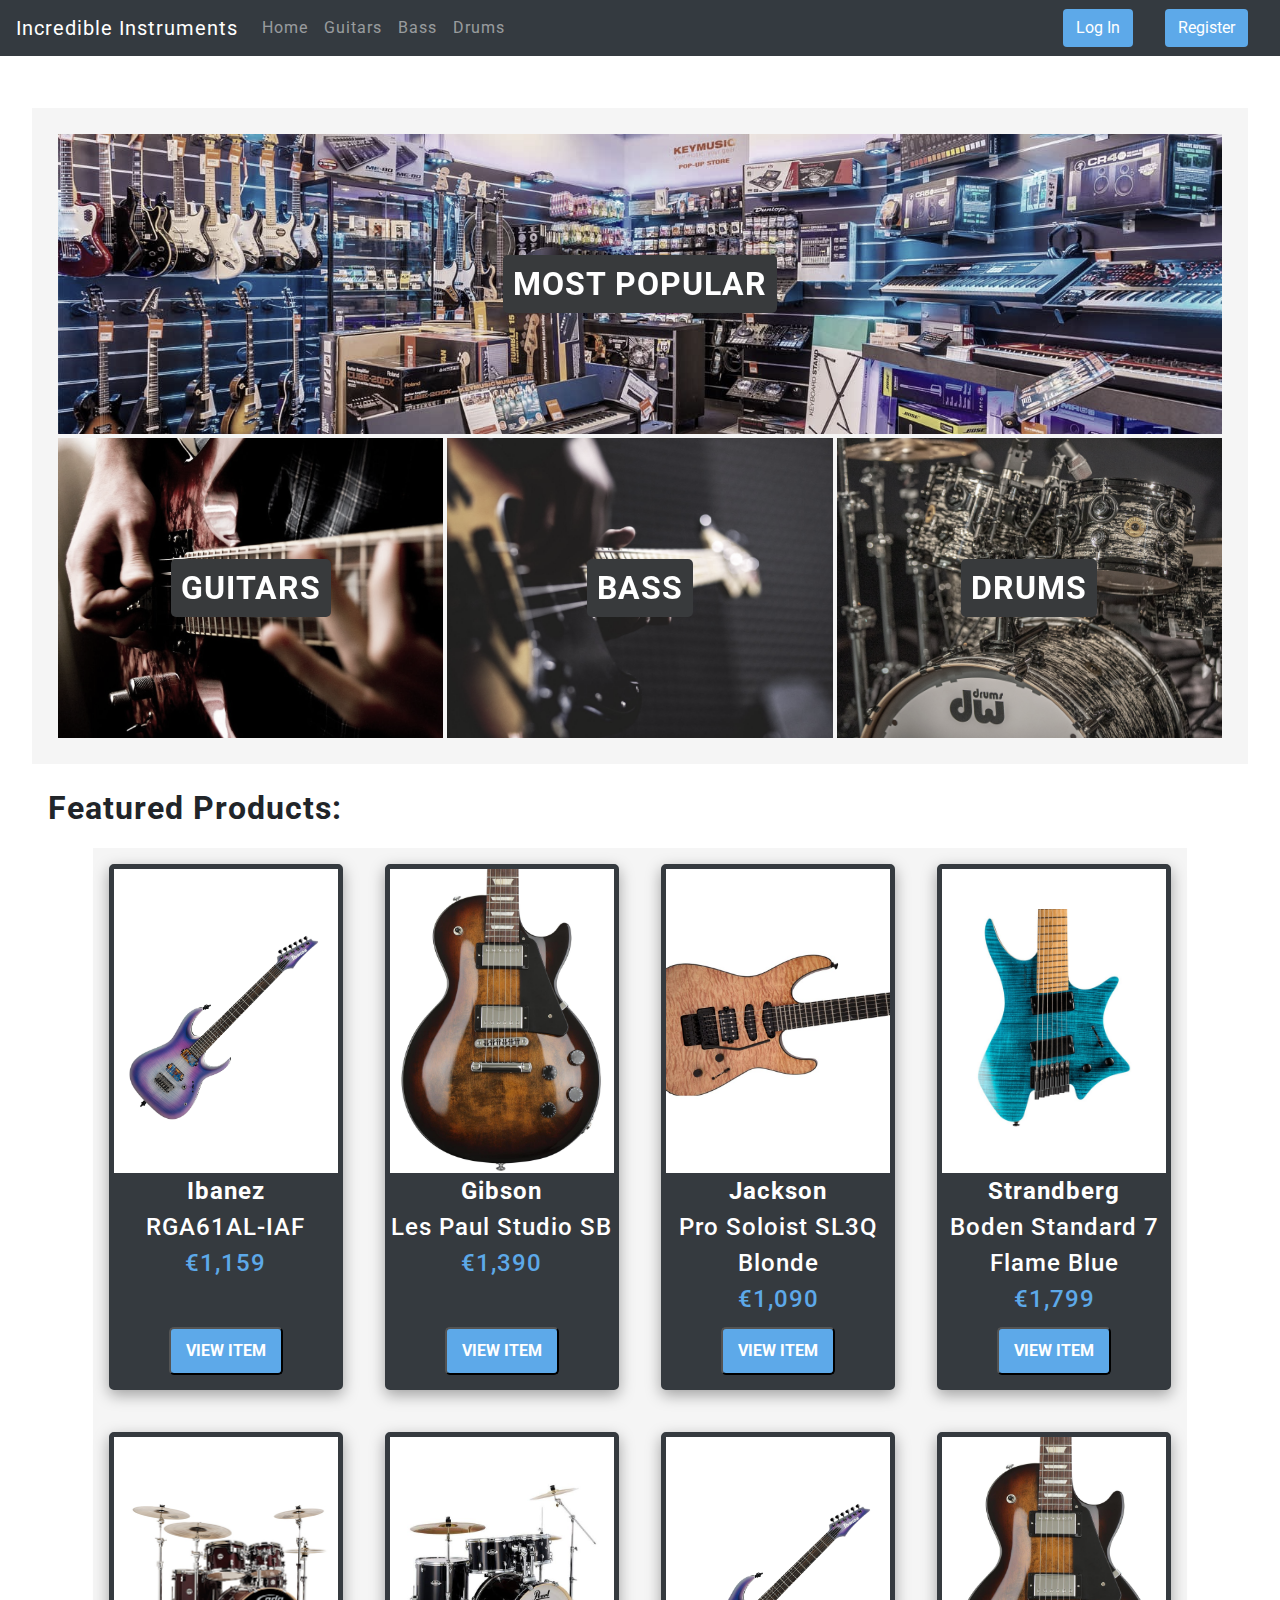
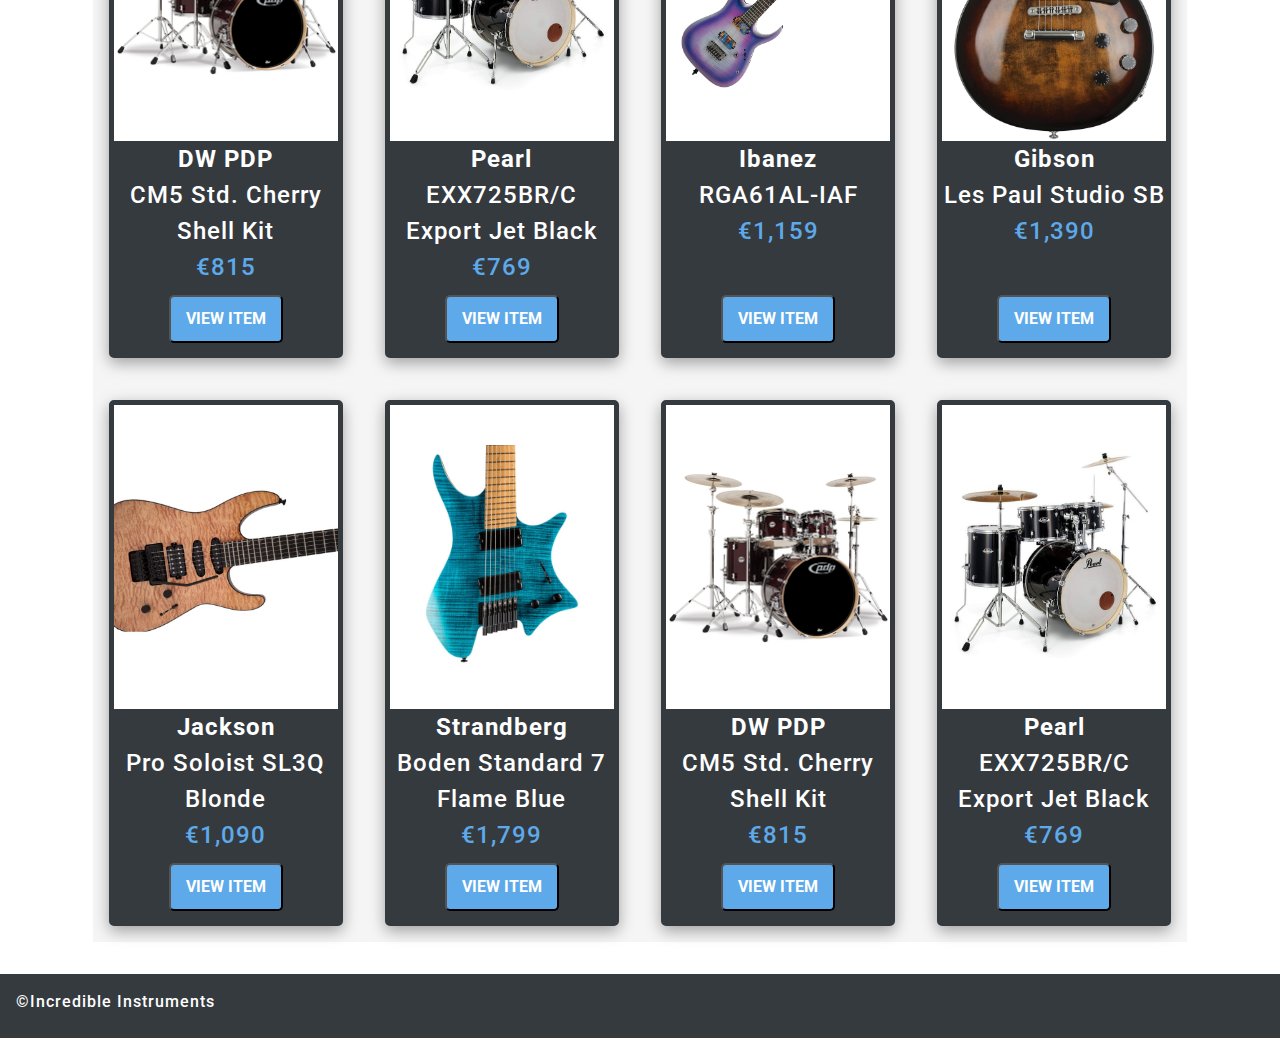
<file: CA2.Design/index.html>
<!DOCTYPE html>
<html lang="en">
	<head>
		<meta charset="UTF-8" />
		<meta http-equiv="X-UA-Compatible" content="IE=edge" />
		<meta name="viewport" content="width=device-width, initial-scale=1.0" />
		<link href="https://fonts.googleapis.com/css2?family=Roboto:ital,wght@0,100;0,300;0,400;0,500;0,700;0,900;1,100;1,300;1,400;1,500;1,700;1,900&display=swap" rel="stylesheet">
		<link rel="stylesheet" href="css/mystyle.css" />
        <link rel="stylesheet" href="https://maxcdn.bootstrapcdn.com/bootstrap/4.0.0/css/bootstrap.min.css" integrity="sha384-Gn5384xqQ1aoWXA+058RXPxPg6fy4IWvTNh0E263XmFcJlSAwiGgFAW/dAiS6JXm" crossorigin="anonymous">
             <script src="https://code.jquery.com/jquery-3.5.1.slim.min.js" integrity="sha384-DfXdz2htPH0lsSSs5nCTpuj/zy4C+OGpamoFVy38MVBnE+IbbVYUew+OrCXaRkfj" crossorigin="anonymous"></script>
        <script src="https://cdn.jsdelivr.net/npm/popper.js@1.16.1/dist/umd/popper.min.js" integrity="sha384-9/reFTGAW83EW2RDu2S0VKaIzap3H66lZH81PoYlFhbGU+6BZp6G7niu735Sk7lN" crossorigin="anonymous"></script>
        <script src="https://stackpath.bootstrapcdn.com/bootstrap/4.5.2/js/bootstrap.min.js" integrity="sha384-B4gt1jrGC7Jh4AgTPSdUtOBvfO8shuf57BaghqFfPlYxofvL8/KUEfYiJOMMV+rV" crossorigin="anonymous"></script>
       
		<title>CA2</title>
	</head>
	<body>
		
<!--        Bootstrap Nav Bar-->
        <nav class="navbar navbar-expand-lg navbar-dark bg-dark">
          <a class="navbar-brand" href="#">Incredible Instruments</a>
          <button class="navbar-toggler" type="button" data-toggle="collapse" data-target="#navbarTogglerDemo02" aria-controls="navbarTogglerDemo02" aria-expanded="false" aria-label="Toggle navigation">
            <span class="navbar-toggler-icon"></span>
          </button>

          <div class="collapse navbar-collapse" id="navbarTogglerDemo02">
            <ul class="navbar-nav mr-auto mt-2 mt-lg-0">
              <li class="nav-item">
                <a class="nav-link" href="#">Home</a>
              </li>
              <li class="nav-item">
                <a class="nav-link" href="#">Guitars</a>
              </li>
              <li class="nav-item">
                <a class="nav-link" href="#">Bass</a>
              </li>
                <li class="nav-item">
                <a class="nav-link" href="#">Drums</a>
              </li>
            </ul>
            <form class="form-inline my-2 my-lg-0">
               <button class="btn button_background my-2 my-sm-0 margin" type="submit">Log In</button>
              <button class="btn button_background my-2 my-sm-0 margin" type="submit">Register</button>
            </form>
          </div>
        </nav>

        <main class="breathe">
<!--        Home header-->
         <div class="featured">
				<div class="featured__item__large" style="background-image: url('images/popular.jpg')" >
					 <div class="featured__item__text"><div>Most Popular</div>
                        </div>
				</div>
                <div class="featured__item" style="background-image: url('images/guitar.jpg')" >
                       <div class="featured__item__text"><div>Guitars</div>
                    </div>
                </div>
                <div class="featured__item" style="background-image: url('images/bass.jpg')">
                        <div class="featured__item__text"><div>Bass</div>
                    </div>
                </div>
                <div class="featured__item" style="background-image: url('images/drums.jpg')">
                       <div class="featured__item__text"><div>Drums</div>
                    </div>
                </div>
		
        </div>
            
<!--            Products Title-->
            <div class="related">Featured Products:</div>
            
<!--    Product Cards-->
        <div class="products">
            <div class="product__card">
                <div class="product__card__image" style="background-image: url('images/products/product1.jpg')"></div>
                    <div class="product__card__brand">Ibanez</div>
                    <div class="product__card__model">RGA61AL-IAF</div>
                    <div class="product__card__price">€1,159</div>
                    <div class="product__card__button"><button>View Item</button></div>
            </div>
            <div class="product__card">
                <div class="product__card__image" style="background-image: url('images/products/product2.jpg')"></div>
                    <div class="product__card__brand">Gibson</div>
                    <div class="product__card__model">Les Paul Studio SB</div>
                    <div class="product__card__price">€1,390</div>
                    <div class="product__card__button"><button>View Item</button></div>
            </div>
            <div class="product__card">
                <div class="product__card__image" style="background-image: url('images/products/product3.jpg')"></div>
                    <div class="product__card__brand">Jackson</div>
                    <div class="product__card__model">Pro Soloist SL3Q Blonde</div>
                    <div class="product__card__price">€1,090</div>
                    <div class="product__card__button"><button>View Item</button></div>
            </div>
            <div class="product__card">
                <div class="product__card__image" style="background-image: url('images/products/product4.jpg')"></div>
                    <div class="product__card__brand">Strandberg</div>
                    <div class="product__card__model">Boden Standard 7 Flame Blue</div>
                    <div class="product__card__price">€1,799</div>
                    <div class="product__card__button"><button>View Item</button></div>
            </div>
            <div class="product__card">
                <div class="product__card__image" style="background-image: url('images/products/product5.jpg')"></div>
                    <div class="product__card__brand">DW PDP</div>
                    <div class="product__card__model">CM5 Std. Cherry Shell Kit</div>
                    <div class="product__card__price">€815</div>
                    <div class="product__card__button"><button>View Item</button></div>
            </div>
            <div class="product__card">
                <div class="product__card__image" style="background-image: url('images/products/product6.jpg')"></div>
                    <div class="product__card__brand">Pearl</div>
                    <div class="product__card__model">EXX725BR/C Export Jet Black</div>
                    <div class="product__card__price">€769</div>
                    <div class="product__card__button"><button>View Item</button></div>
            </div>
             <div class="product__card">
                <div class="product__card__image" style="background-image: url('images/products/product1.jpg')"></div>
                    <div class="product__card__brand">Ibanez</div>
                    <div class="product__card__model">RGA61AL-IAF</div>
                    <div class="product__card__price">€1,159</div>
                    <div class="product__card__button"><button>View Item</button></div>
            </div>
            <div class="product__card">
                <div class="product__card__image" style="background-image: url('images/products/product2.jpg')"></div>
                    <div class="product__card__brand">Gibson</div>
                    <div class="product__card__model">Les Paul Studio SB</div>
                    <div class="product__card__price">€1,390</div>
                    <div class="product__card__button"><button>View Item</button></div>
            </div>
            <div class="product__card">
                <div class="product__card__image" style="background-image: url('images/products/product3.jpg')"></div>
                    <div class="product__card__brand">Jackson</div>
                    <div class="product__card__model">Pro Soloist SL3Q Blonde</div>
                    <div class="product__card__price">€1,090</div>
                    <div class="product__card__button"><button>View Item</button></div>
            </div>
            <div class="product__card">
                <div class="product__card__image" style="background-image: url('images/products/product4.jpg')"></div>
                    <div class="product__card__brand">Strandberg</div>
                    <div class="product__card__model">Boden Standard 7 Flame Blue</div>
                    <div class="product__card__price">€1,799</div>
                    <div class="product__card__button"><button>View Item</button></div>
            </div>
            <div class="product__card">
                <div class="product__card__image" style="background-image: url('images/products/product5.jpg')"></div>
                    <div class="product__card__brand">DW PDP</div>
                    <div class="product__card__model">CM5 Std. Cherry Shell Kit</div>
                    <div class="product__card__price">€815</div>
                    <div class="product__card__button"><button>View Item</button></div>
            </div>
            <div class="product__card">
                <div class="product__card__image" style="background-image: url('images/products/product6.jpg')"></div>
                    <div class="product__card__brand">Pearl</div>
                    <div class="product__card__model">EXX725BR/C Export Jet Black</div>
                    <div class="product__card__price">€769</div>
                    <div class="product__card__button"><button>View Item</button></div>
            </div>
        </div>
        
		</main>
        
        
        <footer class="footer">
            <div class="footer__brand">
                  <p>©Incredible Instruments</p>
            </div>
        </footer>
        
	</body>
     <script src="https://ajax.googleapis.com/ajax/libs/jquery/1.12.4/jquery.min.js"></script>
<script src="http://maxcdn.bootstrapcdn.com/bootstrap/3.3.6/js/bootstrap.min.js"></script>
</html>
</file>
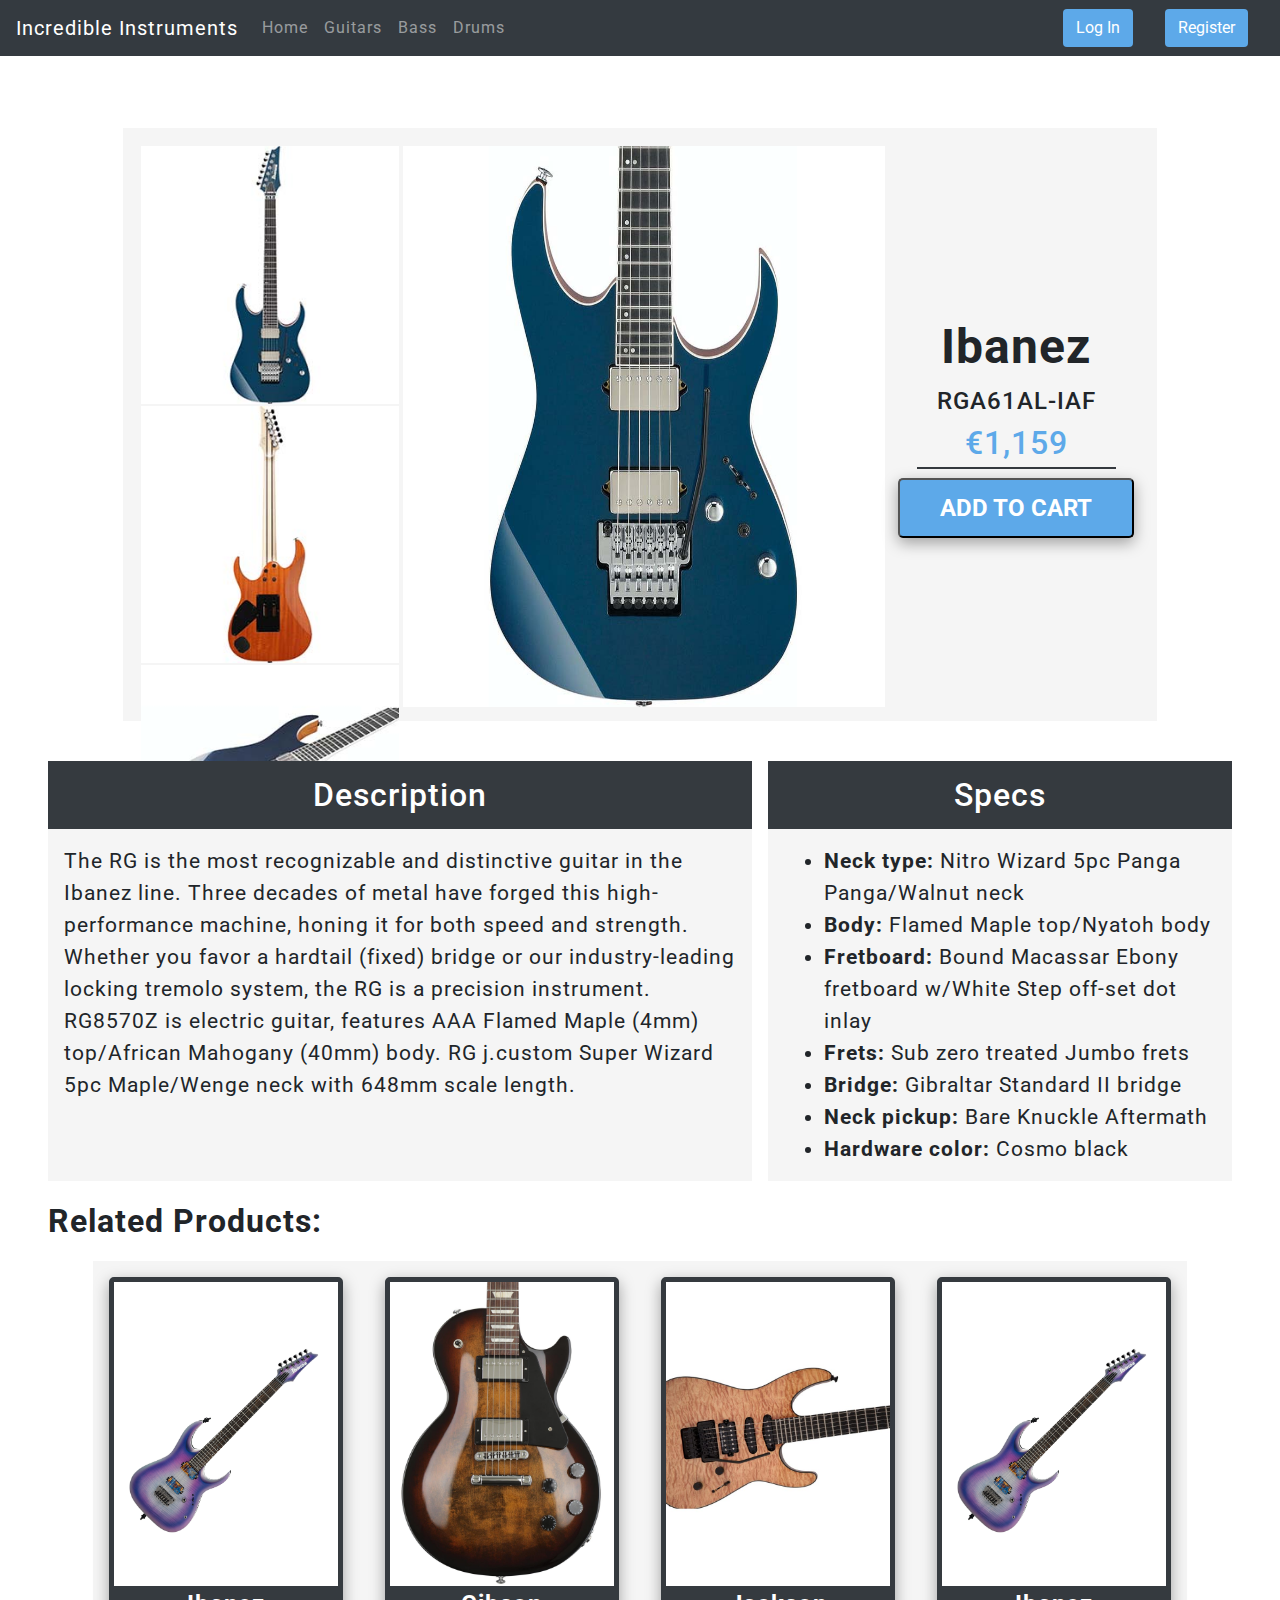
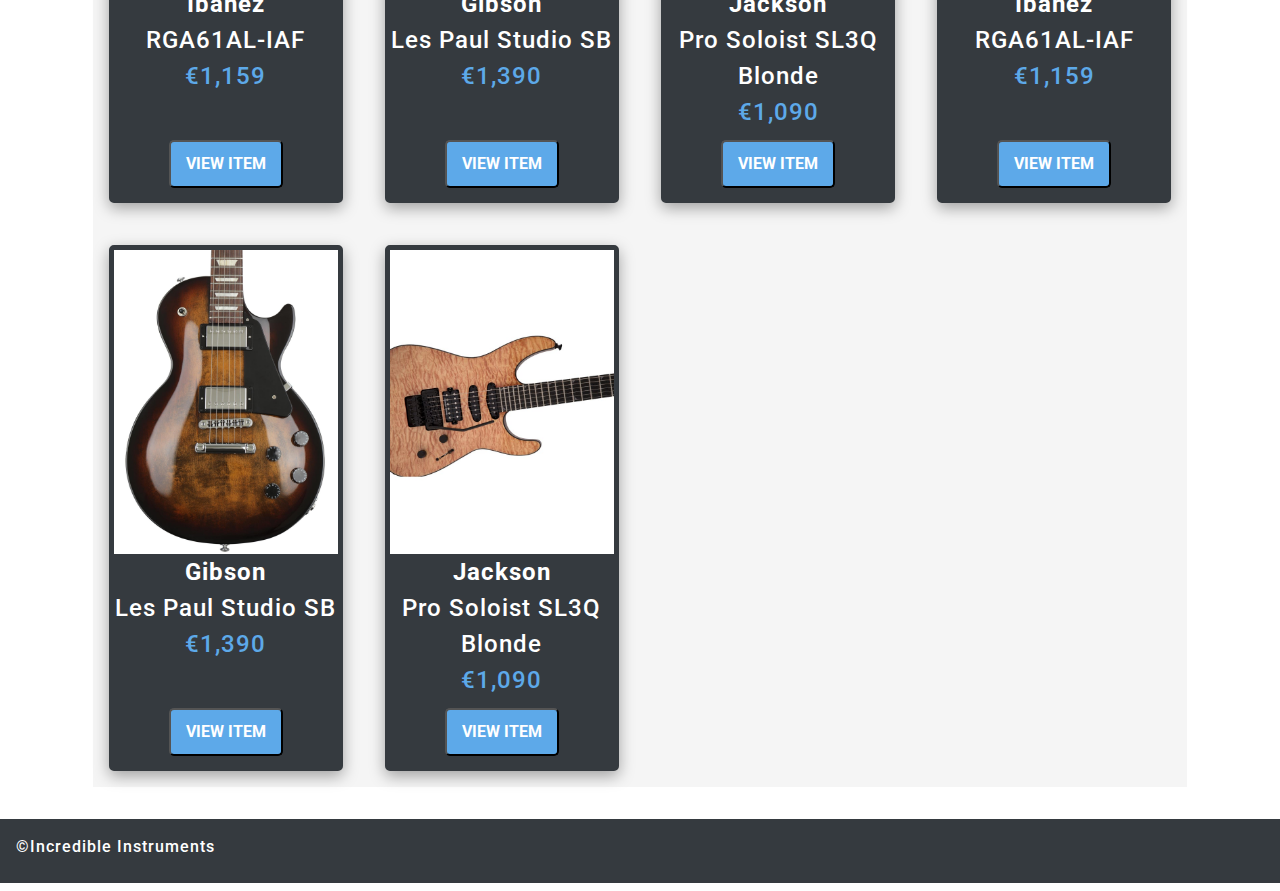
<file: CA2.Design/product.html>
<html lang="en">
    <head>
        <meta charset="UTF-8" />
        <meta name="viewport" content="width=device-width, initial-scale=1.0" />
        <title>CA2</title>
        <link href="css/mystyle.css" rel="stylesheet" />
        <link href="https://fonts.googleapis.com/css2?family=Roboto:ital,wght@0,100;0,300;0,400;0,500;0,700;0,900;1,100;1,300;1,400;1,500;1,700;1,900&display=swap" rel="stylesheet">
         <link rel="stylesheet" href="https://maxcdn.bootstrapcdn.com/bootstrap/4.0.0/css/bootstrap.min.css" integrity="sha384-Gn5384xqQ1aoWXA+058RXPxPg6fy4IWvTNh0E263XmFcJlSAwiGgFAW/dAiS6JXm" crossorigin="anonymous">
             <script src="https://code.jquery.com/jquery-3.5.1.slim.min.js" integrity="sha384-DfXdz2htPH0lsSSs5nCTpuj/zy4C+OGpamoFVy38MVBnE+IbbVYUew+OrCXaRkfj" crossorigin="anonymous"></script>
        <script src="https://cdn.jsdelivr.net/npm/popper.js@1.16.1/dist/umd/popper.min.js" integrity="sha384-9/reFTGAW83EW2RDu2S0VKaIzap3H66lZH81PoYlFhbGU+6BZp6G7niu735Sk7lN" crossorigin="anonymous"></script>
        <script src="https://stackpath.bootstrapcdn.com/bootstrap/4.5.2/js/bootstrap.min.js" integrity="sha384-B4gt1jrGC7Jh4AgTPSdUtOBvfO8shuf57BaghqFfPlYxofvL8/KUEfYiJOMMV+rV" crossorigin="anonymous"></script>
    </head>
    <body>
        
       
		
	    <!--        Bootstrap Nav Bar-->
        <nav class="navbar navbar-expand-lg navbar-dark bg-dark">
          <a class="navbar-brand" href="#">Incredible Instruments</a>
          <button class="navbar-toggler" type="button" data-toggle="collapse" data-target="#navbarTogglerDemo02" aria-controls="navbarTogglerDemo02" aria-expanded="false" aria-label="Toggle navigation">
            <span class="navbar-toggler-icon"></span>
          </button>

          <div class="collapse navbar-collapse" id="navbarTogglerDemo02">
            <ul class="navbar-nav mr-auto mt-2 mt-lg-0">
              <li class="nav-item">
                <a class="nav-link" href="#">Home</a>
              </li>
              <li class="nav-item">
                <a class="nav-link" href="#">Guitars</a>
              </li>
              <li class="nav-item">
                <a class="nav-link" href="#">Bass</a>
              </li>
                <li class="nav-item">
                <a class="nav-link" href="#">Drums</a>
              </li>
            </ul>
            <form class="form-inline my-2 my-lg-0">
               <button class="btn button_background my-2 my-sm-0 margin" type="submit">Log In</button>
              <button class="btn button_background my-2 my-sm-0 margin" type="submit">Register</button>
            </form>
          </div>
        </nav>
        
         <main class="breathe">
        
        <div class="main__product">
            <div class="main__product__images">
                   <div class="main__image__large"><img src="ibanez/ibanez1.jpg" alt="" /></div>
                <div class="main__product__image__sub">
                    <div class="main__product__image__sub__small"><img src="ibanez/ibanez2.jpg" alt="" /></div>
                    <div class="main__product__image__sub__small"><img src="ibanez/ibanez3.jpg" alt="" /></div>
                    <div class="main__product__image__sub__small"><img src="ibanez/ibanez4.jpg" alt="" /></div>
                </div>
             
            </div>
            <div class="side">
                 <div class="side__brand">Ibanez</div>
                <div class="side__model">RGA61AL-IAF</div>
                <div class="side__price">€1,159</div>
                 <div class="side__button"><button>Add to cart</button></div>
            </div>
        </div>
        
        <div class="info">
            <div class="description">
                <div class="description__heading">Description</div>
                <div class="description__text">
                The RG is the most recognizable and distinctive guitar in the Ibanez line. Three decades of metal have forged this high-performance machine, honing it for both speed and strength. Whether you favor a hardtail (fixed) bridge or our industry-leading locking tremolo system, the RG is a precision instrument. RG8570Z is electric guitar, features AAA Flamed Maple (4mm) top/African Mahogany (40mm) body. RG j.custom Super Wizard 5pc Maple/Wenge neck with 648mm scale length.
                </div>
            </div>
            <div class="specs">
                 <div class="specs__heading">Specs</div>
                <div class="specs__text">
                 <ul>
                     <li><b>Neck type:</b> Nitro Wizard 5pc Panga Panga/Walnut neck</li>
                     <li><b>Body:</b> Flamed Maple top/Nyatoh body</li>
                     <li><b>Fretboard:</b> Bound Macassar Ebony fretboard w/White Step off-set dot inlay</li>
                     <li><b>Frets: </b>Sub zero treated Jumbo frets</li>
                     <li><b>Bridge:</b> Gibraltar Standard II bridge</li>
                     <li><b>Neck pickup:</b> Bare Knuckle Aftermath</li>
                    <li><b>Hardware color:</b> Cosmo black</li>
                </ul>
                </div>
            </div>
        </div>
        
                
        <div class="related">Related Products:</div>
        
            
              <div class="products">
            <div class="product__card">
                <div class="product__card__image" style="background-image: url('images/products/product1.jpg')"></div>
                    <div class="product__card__brand">Ibanez</div>
                    <div class="product__card__model">RGA61AL-IAF</div>
                    <div class="product__card__price">€1,159</div>
                    <div class="product__card__button"><button>View Item</button></div>
            </div>
            <div class="product__card">
                <div class="product__card__image" style="background-image: url('images/products/product2.jpg')"></div>
                    <div class="product__card__brand">Gibson</div>
                    <div class="product__card__model">Les Paul Studio SB</div>
                    <div class="product__card__price">€1,390</div>
                    <div class="product__card__button"><button>View Item</button></div>
            </div>
            <div class="product__card">
                <div class="product__card__image" style="background-image: url('images/products/product3.jpg')"></div>
                    <div class="product__card__brand">Jackson</div>
                    <div class="product__card__model">Pro Soloist SL3Q Blonde</div>
                    <div class="product__card__price">€1,090</div>
                    <div class="product__card__button"><button>View Item</button></div>
            </div>
            
         <div class="product__card">
                <div class="product__card__image" style="background-image: url('images/products/product1.jpg')"></div>
                    <div class="product__card__brand">Ibanez</div>
                    <div class="product__card__model">RGA61AL-IAF</div>
                    <div class="product__card__price">€1,159</div>
                    <div class="product__card__button"><button>View Item</button></div>
            </div>
            <div class="product__card">
                <div class="product__card__image" style="background-image: url('images/products/product2.jpg')"></div>
                    <div class="product__card__brand">Gibson</div>
                    <div class="product__card__model">Les Paul Studio SB</div>
                    <div class="product__card__price">€1,390</div>
                    <div class="product__card__button"><button>View Item</button></div>
            </div>
            <div class="product__card">
                <div class="product__card__image" style="background-image: url('images/products/product3.jpg')"></div>
                    <div class="product__card__brand">Jackson</div>
                    <div class="product__card__model">Pro Soloist SL3Q Blonde</div>
                    <div class="product__card__price">€1,090</div>
                    <div class="product__card__button"><button>View Item</button></div>
            </div>
      
        </div>
        
        </main>
        
        <footer class="footer">
            <div class="footer__brand">
                  <p>©Incredible Instruments</p>
            </div>
        </footer>
        

     <script src="https://ajax.googleapis.com/ajax/libs/jquery/1.12.4/jquery.min.js"></script>
<script src="http://maxcdn.bootstrapcdn.com/bootstrap/3.3.6/js/bootstrap.min.js"></script>
    </body>
</html>
<!--
	<img src="https://picsum.photos/200?grayscale&random=3" alt="" />
	<img src="https://picsum.photos/600?grayscale&random=5" alt="" />-->
</file>
<file: CA2.Design/css/mystyle.css>
/* Box sizing rules */
*,
*::before,
*::after {
	box-sizing: border-box;
}

/* Remove default margin */
body,
h1,
h2,
h3,
h4,
p,
figure,
blockquote,
dl,
dd {
	margin: 0;
}

/* Remove list styles on ul, ol elements with a list role, which suggests default styling will be removed */
ul[role="list"],
ol[role="list"] {
	list-style: none;
}

/* Set core root defaults */
html:focus-within {
	scroll-behavior: smooth;
}

/* Set core body defaults */
body {
	min-height: 100vh;
	text-rendering: optimizeSpeed;
	line-height: 1.5;
}

/* A elements that don't have a class get default styles */
a:not([class]) {
	text-decoration-skip-ink: auto;
}

/* Make images easier to work with */
img,
picture {
	max-width: 100%;
	display: block;
}

/* Inherit fonts for inputs and buttons */
input,
button,
textarea,
select {
	font: inherit;
}

/* Remove all animations, transitions and smooth scroll for people that prefer not to see them */
@media (prefers-reduced-motion: reduce) {
	html:focus-within {
		scroll-behavior: auto;
	}

	*,
	*::before,
	*::after {
		animation-duration: 0.01ms !important;
		animation-iteration-count: 1 !important;
		transition-duration: 0.01ms !important;
		scroll-behavior: auto !important;
	}
}

/* my style */
:root{
    --mydark: #353a3f;
    --mylight: #fff;
    --myblue: #5DA9E9;
    --mygrey: #f5f5f5;
}
body {
	font-family: 'Roboto', sans-serif;
	font-size: 1.2rem;
	letter-spacing: 1px;
	line-height: 1.5;
	color: black;
    
}

/* navigation */
/* UL selector - we remove padding and bullets */
/*
.main__nav{
    background: var(--mydark);
    color: var(--mylight);
}

.main__nav-list {
	list-style: none;
	padding: 0;

}

.main__nav-item {
	display: inline;
}

.main__nav-link {
	color: currentColor;
	text-underline-offset: 4px;
	font-size: 1.4rem;
	font-weight: 500;
	padding-left: 1rem;
}

.main__nav-link:hover {
	color: rgb(139, 139, 227);
}

.child__footer {
	padding-bottom: 2rem;
	border-bottom: 2px solid rgb(36, 36, 36);
}
*/

/*Main featured*/
.featured{
/*    max-width: 85%;*/
    margin: 20px auto;
     background: var(--mygrey);
    padding: 1.5rem;
}

.featured__item__large{
    min-width: 100%;
    flex-grow: 1;
    border: 2px solid var(--mygrey);
    box-sizing: border-box;
    height: 19rem;
    filter: grayscale(60%);
     background-size: cover;
  background-attachment: attached;

}

.featured__item{
    min-width: 100%;
    flex-grow: 1;
    flex-basis: 0;
    border: 2px solid var(--mygrey);
    box-sizing: border-box;
    height: 19rem;
    background-size: cover;
    background-position: center;
    filter: grayscale(60%);
   
}

.featured__item:hover{
        filter: grayscale(0%);
}

.featured__item__large:hover{
        filter: grayscale(0%);
}

.featured__item__text{
    display: flex;
    justify-content: center;
    align-items: center;
    height: 100%; 
}

.featured__item__text > div{
    padding: 5px 10px;
    background: var(--mydark);
    color: white;
    border-radius: 5px;
    font-size: 2rem;
    font-weight: 700;
    text-transform: uppercase;
}

/*Product Cards*/
.products{
    margin-top: 20px;
    margin: 0 auto;
    max-width: 90%;
    display: grid;
    grid-template-columns: 1fr;
    grid-gap: 5px;
    background: #f5f5f5;
}


.product__card{
     display: flex;
  flex-direction: column;
    border-radius: 5px;
    overflow: hidden;
    text-align: center;
    box-sizing: border-box;
    border: 5px solid var(--mydark);
    margin: 1rem;
    color: var(--mylight);
    background-color: var(--mydark);
    box-shadow: rgba(0, 0, 0, 0.35) 0px 5px 15px;
}

.product__card__image{
    height: 19rem;
    background-size: contain;
    background-repeat: no-repeat;
    background-position: center;
    background-color: white;
       
}

.product__card__button{
    margin-top: auto
}

.product__card__button > button{
   
    outline: none;
    background: var(--myblue);
    color: var(--mylight);
    padding: 10px 15px;
    text-transform: uppercase;
    cursor: pointer;
    font-weight: 700;
    border-radius: 5px;
    font-size: 1rem;
    margin: 10px 0; 
}

.product__card__brand {
    font-size: 1.5rem;
    font-weight: 700;
}

.product__card__model {
    font-size: 1.5rem;
    font-weight: 500;
}

.product__card__price {
    font-size: 1.5rem;
    font-weight: 500;
    color:  var(--myblue);
}



.footer{
    background-color:var(--mydark);
    font-size: 16px;
    font-weight: 500;
    color: var(--mylight);
    height: 4rem;
}

.footer__brand{
   padding:1rem;
}

/*Product Page*/

.main__product{
 background: var(--mygrey);
padding: 1rem;
}

.main__image__large{
    display: flex;
    margin : 2px;
    background-size: cover;
    background-position: center;
    overflow: hidden;
}

.main__product__image__sub{
    display: flex;
    margin: 1px;
    
}

.main__product__image__sub__small{
/*    display: flex;*/
    margin: 1px;
/*
    background-size: contain;
    background-position: center;
*/
    background-size: cover;
    background-position: center;
}


.side {
    display: flex;
    flex-direction: column;
    align-items:center;
}

.side__brand {
    font-size:3rem;
    font-weight: 700;
}

.side__model {
    font-size:1.5em;
    font-weight: 500;
}

.side__price {
    font-size:2em;
    font-weight: 500;
    color: var(--myblue);
    margin-bottom: .3em;
    padding: 0px 3rem;
    border-bottom: 2px solid var(--mydark);
}

.side__button > button{
    outline: none;
    background: var(--myblue);
    color: white;
    padding: 10px 40px;
    text-transform: uppercase;
    cursor: pointer;
    font-weight: 700;
    border-radius: 5px;
    font-size: 1.5rem;
    margin-left; .2em; 
    box-shadow: rgba(0, 0, 0, 0.35) 0px 5px 15px;
}

.description{
    background: var(--mygrey);
}

.description__heading{
    padding: 10px 15px;
    background-color: var(--mydark);
    font-size: 2rem;
    color: white;
    font-size: 2rem;
    font-weight: 500;
    text-align: center;
    margin-bottom: 1rem;
    
}

.description__text{
    font-size: 1.3rem;
    line-height: 2rem;
    margin: 1rem;
}

.specs{
    background: var(--mygrey);
}

.specs__heading{
    padding: 10px 15px;
    background-color: var(--mydark);
   
    color: white;
    font-size: 2rem;
    font-weight: 500;
    text-align: center;
    margin-bottom: 1rem;
    
}

.specs__text{
     font-size: 1.3rem;
    line-height: 2rem;
    margin: 1rem;
}

.related{
    max-width: 85%;
     font-size: 2rem;
    font-weight: 700;
    margin: 1rem; 
}

/* Utilities */
.flow * + * {
	margin-top: 1.5rem;
}

.btn{
     background: var(--myblue);
    color: var(--mylight);
}

.navbar{
    font-family: 'Roboto', sans-serif;
}

.margin{
    margin: 1rem;
}

.space__xxl {
	margin-top: 6rem;
}

.space__xl {
	margin-top: 4rem;
}

.breathe {
	margin: 1rem;
	padding: 1rem;
}

@media only screen and (min-width: 600px) {
    .main__nav{
    display: flex;
   justify-content: space-between;
        
            
}
    
    .featured{
    display: flex;
    flex-wrap: wrap;
    }
    
    .featured__item{
        min-width: 50%;
    }
      .products{
         grid-template-columns: 1fr 1fr;
    }
    
    .info{
        display: grid;
        grid-template-columns: 1fr 1fr;
        grid-gap: 5px;
    }
    
}

@media only screen and (min-width: 1200px) {  
    .featured__item{
        min-width: 33.33%;
    }
     .products{
         grid-template-columns: 1fr 1fr 1fr 1fr;
         grid-gap: 10px;
         
    }

       .main__product{
    display: flex;
        
    max-width: 85%;
    margin: 40px auto;
    display: grid;
    grid-template-columns: 3fr 1fr;
    grid-gap: 5px;
}
    .main__product__images{
    display: flex;
    flex-direction: row-reverse;
    justify-content: space-around;
    align-content: center;

}
    
    .main__image__large{
    height: 100%;
    justify-content: center;
    
}

    .main__product__image__sub{
    flex-direction: column;
    justify-content: space-between;
/*    align-self: flex-start;*/
}
    
    .side{
        justify-content: center;
    }
    
    .description{
        max-width: 100%;
        margin-left: 1rem;
    }
    
    .specs{
        margin-right: 1rem;
    }
    
     .info{
        grid-template-columns: 3fr 2fr;
        grid-gap: 1rem;
        
    }
}
</file>
